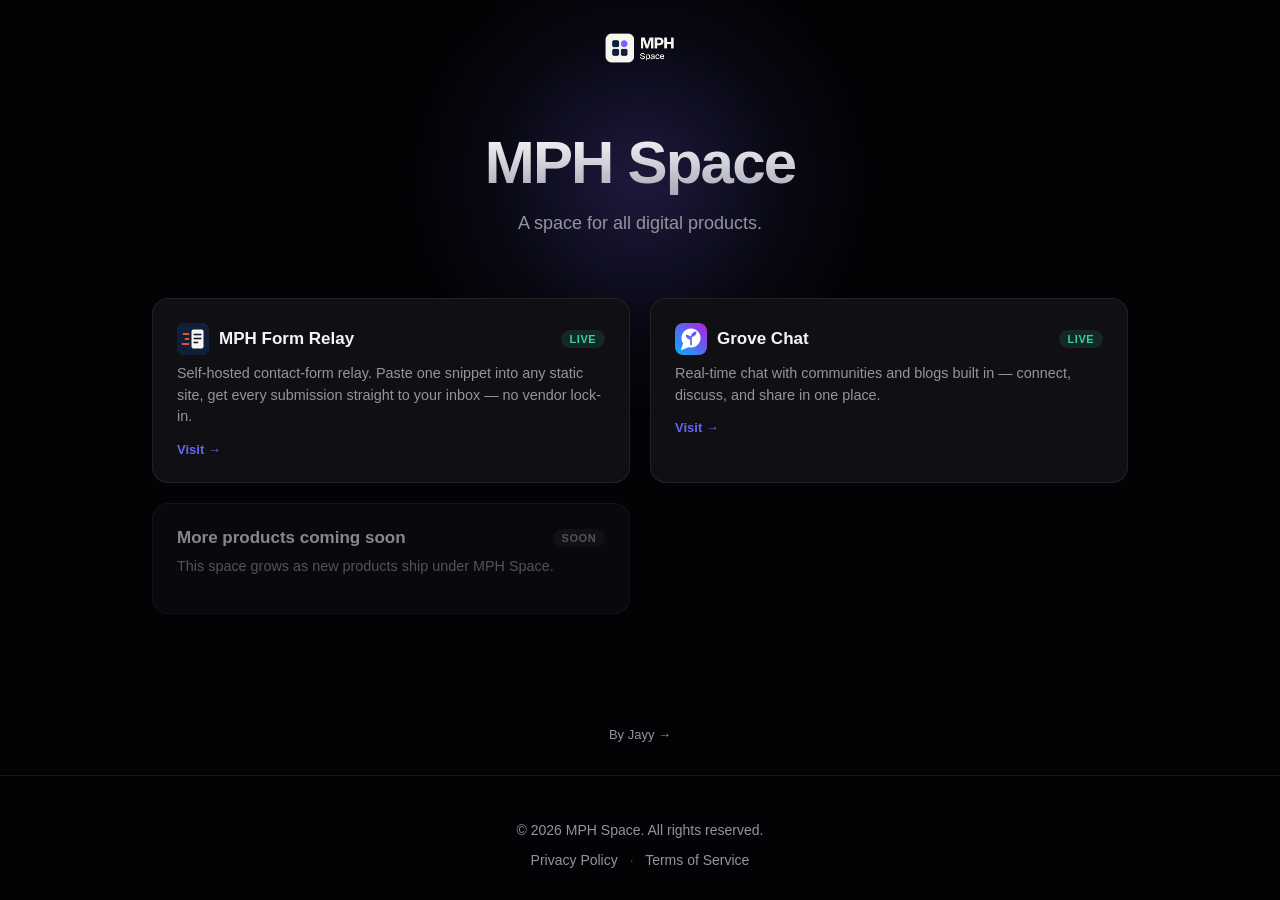
<file: index.html>
<!DOCTYPE html>
<html lang="en">
<head>
<meta charset="UTF-8" />
<meta name="viewport" content="width=device-width, initial-scale=1" />
<title>MPH Space</title>
<meta name="description" content="A space for all digital products." />

<link rel="icon" href="/favicon.ico" sizes="any">
<link rel="icon" href="/favicon.svg" type="image/svg+xml">
<link rel="apple-touch-icon" href="/apple-touch-icon.png">

<meta property="og:title" content="MPH Space">
<meta property="og:description" content="A space for all digital products.">
<meta property="og:image" content="https://mypromptspace.cloud/og-image.png">
<meta property="og:image:width" content="1200">
<meta property="og:image:height" content="630">
<meta property="og:url" content="https://mypromptspace.cloud">
<meta property="og:type" content="website">
<meta name="twitter:card" content="summary_large_image">
<meta name="twitter:title" content="MPH Space">
<meta name="twitter:description" content="A space for all digital products.">
<meta name="twitter:image" content="https://mypromptspace.cloud/og-image.png">

<link rel="stylesheet" href="style.css" />
</head>
<body>

<div class="bg-fx" id="bgFx1"></div>
<div class="bg-fx bg-fx-2" id="bgFx2"></div>

<header class="site-header">
  <a href="/" class="logo-link">
    <img src="images/logo-for-dark-backgrounds.png" alt="MPH Space" class="logo-img" />
  </a>
</header>

<main>
  <section class="hero">
    <h1 class="hero-title">MPH Space</h1>
    <p class="hero-tagline">A space for all digital products.</p>
  </section>

  <section class="catalogue">
    <div class="catalogue-grid" id="catalogueGrid">
      <!-- cards rendered by script.js -->
    </div>
  </section>
</main>

<div class="founder-mention">
  <button type="button" class="founder-trigger" id="founderTrigger">By Jayy &rarr;</button>
</div>

<footer class="site-footer">
  <p>&copy; <span id="year"></span> MPH Space. All rights reserved.</p>
  <p class="footer-links">
    <a href="https://formrelay.mypromptspace.cloud/privacy" target="_blank" rel="noopener noreferrer">Privacy Policy</a>
    <span class="footer-sep">&middot;</span>
    <a href="https://formrelay.mypromptspace.cloud/terms" target="_blank" rel="noopener noreferrer">Terms of Service</a>
  </p>
</footer>

<div class="founder-modal-backdrop" id="founderModalBackdrop">
  <div class="founder-modal" role="dialog" aria-modal="true" aria-labelledby="founderModalName">
    <button type="button" class="founder-modal-close" id="founderModalClose" aria-label="Close">&times;</button>
    <div class="founder-photo"></div>
    <h2 class="founder-name" id="founderModalName"></h2>
    <p class="founder-title">founder's jingle</p>
    <p class="founder-bio">
      "you dont need to know everything, just know how to keep learning..."
    </p>
    <a href="https://callmejay.dev" target="_blank" rel="noopener noreferrer" class="founder-cta">View Founder Page &rarr;</a>
  </div>
</div>

<script src="script.js"></script>
</body>
</html>
</file>
<file: style.css>
:root {
  --bg: #030305;
  --surface: #101014;
  --surface-2: #16161c;
  --border: rgba(255, 255, 255, 0.08);
  --foreground: #f5f5f7;
  --muted: #94949c;
  --accent: #6366f1;
  --accent-soft: rgba(99, 102, 241, 0.12);
  --success: #34d399;
}

* { box-sizing: border-box; }

html { scroll-behavior: smooth; }

body {
  margin: 0;
  min-height: 100vh;
  background: var(--bg);
  color: var(--foreground);
  font-family: -apple-system, BlinkMacSystemFont, "Segoe UI", Roboto, Helvetica, Arial, sans-serif;
  -webkit-font-smoothing: antialiased;
  overflow-x: hidden;
  display: flex;
  flex-direction: column;
  position: relative;
}

a { color: inherit; text-decoration: none; }

/* mouse-tracking spotlight background */
.bg-fx {
  pointer-events: none;
  position: fixed;
  inset: 0;
  z-index: 0;
  transition: opacity 0.3s;
  background: radial-gradient(600px at 50% 20%, rgba(99, 102, 241, 0.15), transparent 40%);
}
.bg-fx-2 {
  background: radial-gradient(300px at 50% 20%, rgba(139, 92, 246, 0.1), transparent 50%);
}

/* header */
.site-header {
  position: relative;
  z-index: 10;
  display: flex;
  justify-content: center;
  padding: 2rem 1.5rem 0;
}
.logo-link { display: inline-flex; }
.logo-img { height: 32px; width: auto; display: block; }

/* main */
main {
  position: relative;
  z-index: 10;
  flex: 1;
}

.hero {
  max-width: 42rem;
  margin: 0 auto;
  padding: 4rem 1.5rem 3rem;
  text-align: center;
}
.hero-title {
  font-size: clamp(2.5rem, 6vw, 3.75rem);
  font-weight: 800;
  letter-spacing: -0.03em;
  margin: 0 0 1rem;
  background: linear-gradient(to bottom, #fff, #a5a5b5);
  -webkit-background-clip: text;
  background-clip: text;
  color: transparent;
}
.hero-tagline {
  font-size: 1.125rem;
  color: var(--muted);
  margin: 0;
}

/* catalogue */
.catalogue {
  max-width: 64rem;
  margin: 0 auto;
  padding: 1rem 1.5rem 6rem;
}
.catalogue-grid {
  display: grid;
  grid-template-columns: 1fr;
  gap: 1.25rem;
}
@media (min-width: 640px) {
  .catalogue-grid { grid-template-columns: 1fr 1fr; }
}

.tool-card {
  display: block;
  background: var(--surface);
  border: 1px solid var(--border);
  border-radius: 1rem;
  padding: 1.5rem;
  transition: border-color 0.2s, transform 0.2s, background 0.2s;
}
a.tool-card:hover {
  border-color: rgba(99, 102, 241, 0.4);
  background: var(--surface-2);
  transform: translateY(-2px);
}
.tool-card-soon {
  opacity: 0.55;
  cursor: default;
}

.tool-card-top {
  display: flex;
  align-items: center;
  justify-content: space-between;
  gap: 0.75rem;
  margin-bottom: 0.5rem;
}
.tool-identity {
  display: flex;
  align-items: center;
  gap: 0.625rem;
  min-width: 0;
}
.tool-icon {
  width: 32px;
  height: 32px;
  border-radius: 8px;
  flex-shrink: 0;
  display: block;
}
.tool-name {
  font-size: 1.0625rem;
  font-weight: 600;
  margin: 0;
  overflow: hidden;
  text-overflow: ellipsis;
  white-space: nowrap;
}
.tool-status {
  flex-shrink: 0;
  font-size: 0.6875rem;
  font-weight: 700;
  text-transform: uppercase;
  letter-spacing: 0.05em;
  padding: 0.2rem 0.55rem;
  border-radius: 999px;
}
.status-live {
  background: rgba(52, 211, 153, 0.12);
  color: var(--success);
}
.status-soon {
  background: rgba(255, 255, 255, 0.06);
  color: var(--muted);
}

.tool-desc {
  font-size: 0.9rem;
  color: var(--muted);
  line-height: 1.5;
  margin: 0 0 0.75rem;
}

.tool-visit {
  font-size: 0.8125rem;
  font-weight: 600;
  color: var(--accent);
}

/* footer */
.site-footer {
  position: relative;
  z-index: 10;
  border-top: 1px solid var(--border);
  padding: 2rem 1.5rem;
  text-align: center;
  color: var(--muted);
  font-size: 0.875rem;
}
.footer-links { margin: 0.5rem 0 0; }
.footer-links a { transition: color 0.2s; }
.footer-links a:hover { color: var(--foreground); }
.footer-sep { margin: 0 0.5rem; opacity: 0.5; }

/* founder mention — deliberately subtle, sits between the catalogue and footer */
.founder-mention {
  position: relative;
  z-index: 10;
  text-align: center;
  padding: 0 1.5rem 2rem;
}
.founder-trigger {
  background: none;
  border: none;
  padding: 0;
  font: inherit;
  cursor: pointer;
  font-size: 0.8125rem;
  color: var(--muted);
  transition: color 0.2s;
}
.founder-trigger:hover { color: var(--foreground); }

/* founder modal */
.founder-modal-backdrop {
  position: fixed;
  inset: 0;
  z-index: 100;
  display: flex;
  align-items: center;
  justify-content: center;
  padding: 1.5rem;
  background: rgba(3, 3, 5, 0.75);
  backdrop-filter: blur(4px);
  opacity: 0;
  pointer-events: none;
  transition: opacity 0.2s;
}
.founder-modal-backdrop.is-open {
  opacity: 1;
  pointer-events: auto;
}

.founder-modal {
  position: relative;
  width: 100%;
  max-width: 26rem;
  background: var(--surface);
  border: 1px solid var(--border);
  border-radius: 1.25rem;
  padding: 2.5rem 2rem 2rem;
  text-align: center;
  transform: scale(0.96) translateY(8px);
  transition: transform 0.2s;
}
.founder-modal-backdrop.is-open .founder-modal {
  transform: scale(1) translateY(0);
}

.founder-modal-close {
  position: absolute;
  top: 0.75rem;
  right: 0.75rem;
  width: 32px;
  height: 32px;
  display: flex;
  align-items: center;
  justify-content: center;
  background: none;
  border: none;
  border-radius: 999px;
  color: var(--muted);
  font-size: 1.5rem;
  line-height: 1;
  cursor: pointer;
  transition: background 0.2s, color 0.2s;
}
.founder-modal-close:hover {
  background: rgba(255, 255, 255, 0.06);
  color: var(--foreground);
}

.founder-photo {
  width: 6.5rem;
  height: 6.5rem;
  margin: 0 auto 1.25rem;
  background: linear-gradient(135deg, var(--surface-2), #22222c);
  animation: founderMorph 8s ease-in-out infinite;
}
@keyframes founderMorph {
  0%   { border-radius: 60% 40% 30% 70% / 60% 30% 70% 40%; }
  25%  { border-radius: 30% 60% 70% 40% / 50% 60% 30% 60%; }
  50%  { border-radius: 55% 45% 30% 55% / 30% 45% 70% 40%; }
  75%  { border-radius: 40% 60% 50% 40% / 60% 40% 60% 50%; }
  100% { border-radius: 60% 40% 30% 70% / 60% 30% 70% 40%; }
}

.founder-name {
  font-size: 1.25rem;
  font-weight: 700;
  margin: 0 0 0.15rem;
}
.founder-title {
  font-size: 0.8125rem;
  color: var(--accent);
  font-weight: 600;
  letter-spacing: 0.05em;
  margin: 0 0 1rem;
}
.founder-bio {
  font-size: 0.9rem;
  color: var(--muted);
  line-height: 1.6;
  margin: 0 0 1.5rem;
}
.founder-cta {
  display: inline-block;
  font-size: 0.875rem;
  font-weight: 600;
  color: var(--accent);
  transition: opacity 0.2s;
}
.founder-cta:hover { opacity: 0.8; }
</file>
